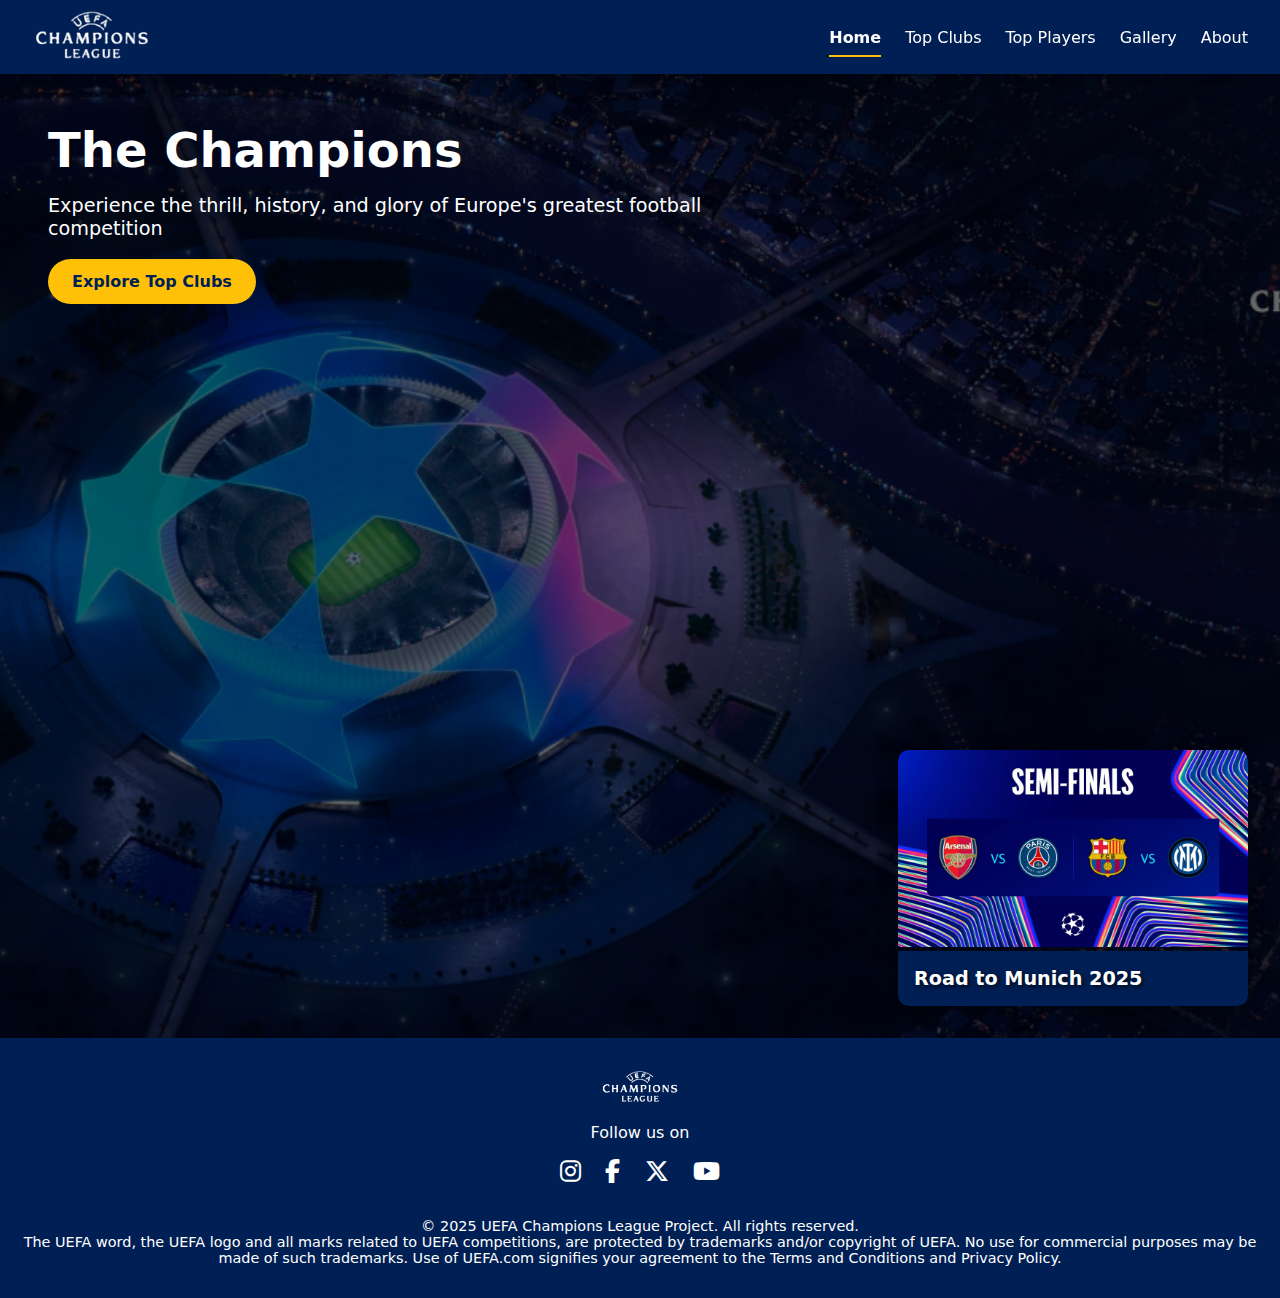
<file: ucl-website-main/index.html>
<!DOCTYPE html><!-- tells browser this is an html5 doc -->
<html lang="en">
<head>
    <meta charset="UTF-8"><!-- supports all characters encoding,esp emojis and is generally most used-->
    <title>Home | UEFA Champions League</title><!-- the title written in tab -->
    <link rel="shortcut icon" href="Images/Logo_UEFA_Champions_League.png"><!-- the link tag serves for the small image displayed on the tab-->
    <link rel="stylesheet" href="Home.css"><!-- links with external css file to index.html for style loading before content rendering -->
    <script src="home.js" defer></script><!-- links to the js source, defer attribute serves that after rendering and it load in parallel with the html but AFTER parsing then it executes -->
    <link rel="stylesheet" href="https://cdnjs.cloudflare.com/ajax/libs/font-awesome/6.5.0/css/all.min.css"><!--font -->
</head><!-- top section of the page -->
<body>
    <header>
        <div class="logo"><img src="Images/uefa.png" alt="Photo"></div>
        <nav class="navbar">
          <ul><!--unordered without numbers associated --><!-- li = list item-->
            <li><a href="index.html" class="active">Home</a></li><!--a is for internal links --><!-- class ACTIVE highlights current page in navigation -->
            <li><a href="Top Clubs.html">Top Clubs</a></li>
            <li><a href="players.html">Top Players</a></li>
            <li><a href="gallery.html">Gallery</a></li>
            <li><a href="About.html">About</a></li>
          </ul>
        </nav>
      </header>

      <div class="hero-banner"><!--the main window under header -->
       
        <div class="news-slideshow"><!-- the window that will have news conntent -->
            <div class="slideshow-container"><!--to be seen again -->
              <div class="slide fade">
                <img src="Images/semi-finals_web.webp" alt="News 1"><!-- in case image doesnt load,alt shows -->
                <p>Road to Munich 2025</p>
              </div>
              <div class="slide fade">
                <img src="Images/topscorer.png" alt="News 2">
                <p>2025 campaign's top scorers</p>
              </div>
              <div class="slide fade">
                <img src="Images/totw2.jpg" alt="News 3">
                <p>TOTW Quarter final second leg</p>
              </div>
            </div>
        </div><!--first div to create section within hero banner,2nd one  is the container which will have the DIVS that will slide-->

        <div class="hero-content">
          <h1>The Champions</h1>
          <p>Experience the thrill, history, and glory of Europe's greatest football competition</p>
          <a href="Top Clubs.html" class="hero-btn">Explore Top Clubs</a><!-- we havent used button as we havent made it event driven but just linked url -->
        </div>
      </div>
      
      <footer class="footer"><!-- footer start -->
        <div class="footer-content">
          <div class="footer-logo">
            <img src="Images/uefa.png" alt="UEFA Logo">
          </div>
          <div class="footer-links">
            <p>Follow us on</p>
            <div class="social-icons">
                <a href="https://www.instagram.com/championsleague/" target="_blank"><i class="fab fa-instagram"></i></a><!-- the target mode opens up a new tab -->
                <a href="https://www.facebook.com/ChampionsLeague/" target="_blank"><i class="fab fa-facebook-f"></i></a>
                <a href="https://x.com/championsleague" target="_blank"><i class="fab fa-x-twitter"></i></a>
                <a href="https://www.youtube.com/uefatv" target="_blank"><i class="fab fa-youtube"></i></a>
              </div>
              
          </div>
          <p class="footer-text">© 2025 UEFA Champions League Project. All rights reserved.</p>
          <p class="footer-text2">The UEFA word, the UEFA logo and all marks related to UEFA competitions, are protected by trademarks and/or copyright of UEFA. No use for commercial purposes may be made of such trademarks. Use of UEFA.com signifies your agreement to the Terms and Conditions and Privacy Policy.</p>
        </div>
      </footer>

</body>
</html>
</file>
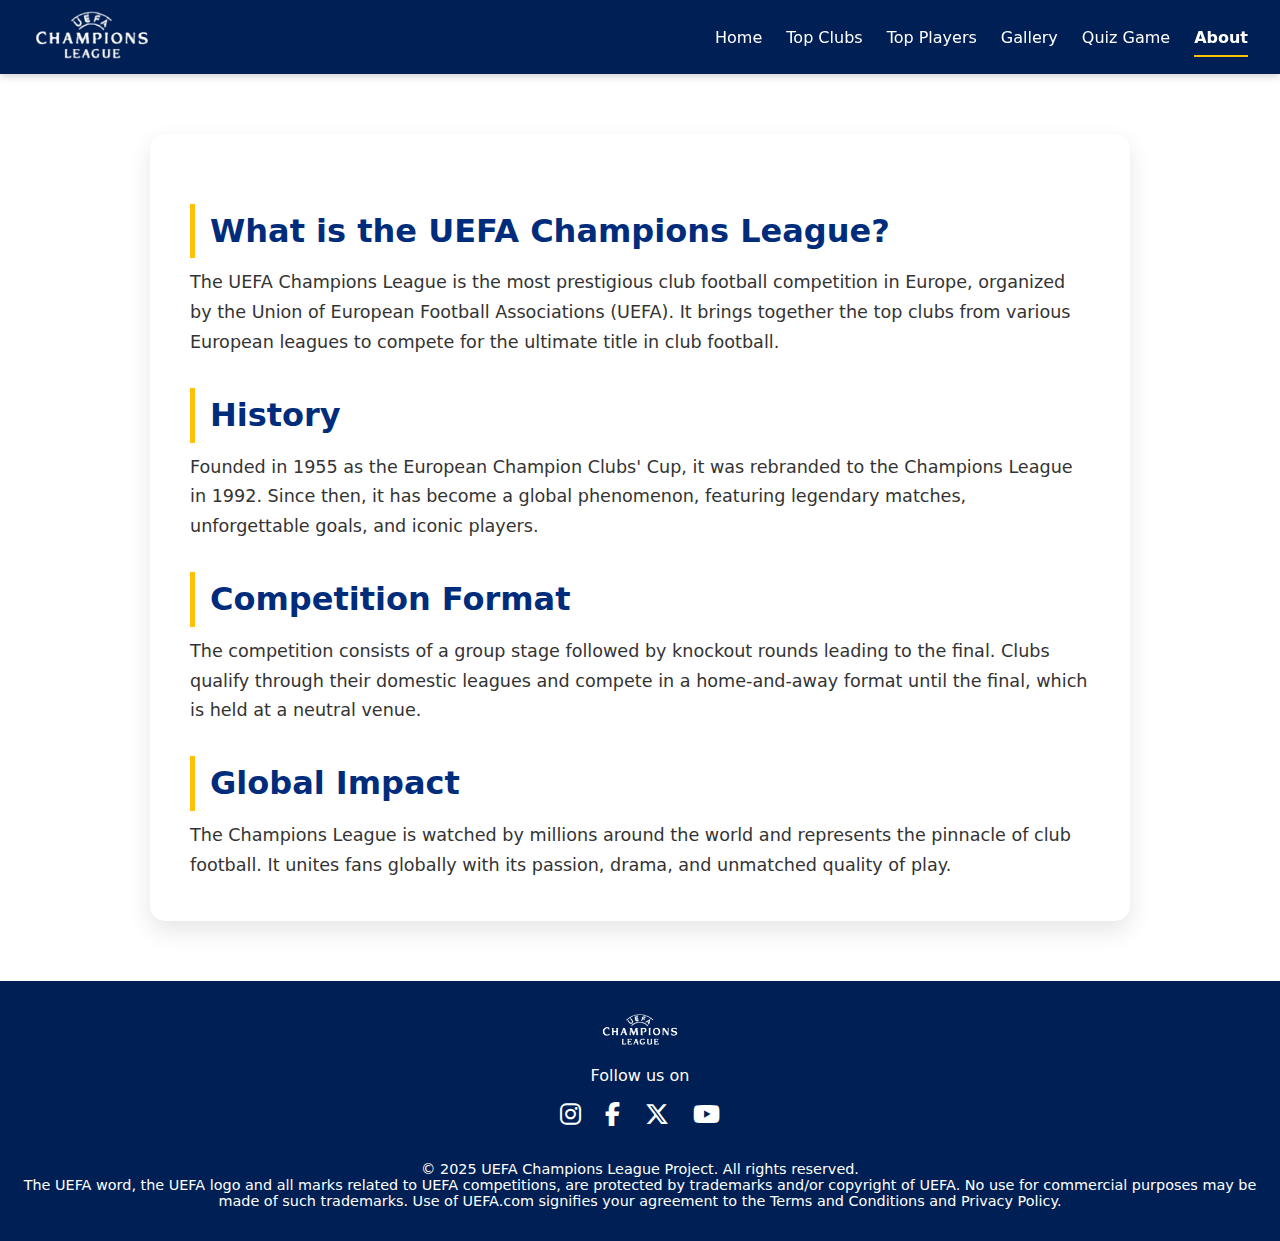
<file: ucl-website-main/About.html>
<!DOCTYPE html>
<html lang="en">
<head>
    <meta charset="UTF-8">
    <meta name="viewport" content="width=device-width, initial-scale=1.0">
    <title>About | UEFA Champions League</title>
    <link rel="shortcut icon" href="Images/Logo_UEFA_Champions_League.png" type="image/x-icon">
    <link rel="stylesheet" href="about.css">
    <link rel="stylesheet" href="Home.css">
    <link rel="stylesheet" href="https://cdnjs.cloudflare.com/ajax/libs/font-awesome/6.5.0/css/all.min.css">
</head>
<body>
    <header>
        <div class="logo"><img src="Images/uefa.png" alt="Photo"></div>
        <nav class="navbar">
          <ul>
            <li><a href="index.html">Home</a></li>
            <li><a href="Top Clubs.html">Top Clubs</a></li>
            <li><a href="players.html">Top Players</a></li>
            <li><a href="gallery.html">Gallery</a></li>
            <li><a href="quiz.html">Quiz Game</a></li>
            <li><a href="About.html" class="active">About</a></li>
          </ul>
        </nav>
      </header>
    
    <section class="about-section">
    <h2>What is the UEFA Champions League?</h2>
    <p>The UEFA Champions League is the most prestigious club football competition in Europe, organized by the Union of European Football Associations (UEFA). It brings together the top clubs from various European leagues to compete for the ultimate title in club football.       
    </p>
    <h2>History</h2>
    <p>Founded in 1955 as the European Champion Clubs' Cup, it was rebranded to the Champions League in 1992. Since then, it has become a global phenomenon, featuring legendary matches, unforgettable goals, and iconic players.
    </p>
    <h2>Competition Format</h2>
    <p>The competition consists of a group stage followed by knockout rounds leading to the final. Clubs qualify through their domestic leagues and compete in a home-and-away format until the final, which is held at a neutral venue.
    </p>
    <h2>Global Impact</h2>
    <p>The Champions League is watched by millions around the world and represents the pinnacle of club football. It unites fans globally with its passion, drama, and unmatched quality of play.
    </p>
     </section>
    
     <footer class="footer">
         <div class="footer-content">
            <div class="footer-logo">
             <img src="Images/uefa.png" alt="UEFA Logo">
            </div>
            <div class="footer-links">
                <p>Follow us on</p>
                <div class="social-icons">
            <a href="https://www.instagram.com/championsleague/" target="_blank"><i class="fab fa-instagram"></i></a>
            <a href="https://www.facebook.com/ChampionsLeague/" target="_blank"><i class="fab fa-facebook-f"></i></a>
            <a href="https://x.com/championsleague" target="_blank"><i class="fab fa-x-twitter"></i></a>
            <a href="https://www.youtube.com/uefatv" target="_blank"><i class="fab fa-youtube"></i></a>
                </div>
          
        </div>
      <p class="footer-text">© 2025 UEFA Champions League Project. All rights reserved.</p>
      <p class="footer-text2">The UEFA word, the UEFA logo and all marks related to UEFA competitions, are protected by trademarks and/or copyright of UEFA. No use for commercial purposes may be made of such trademarks. Use of UEFA.com signifies your agreement to the Terms and Conditions and Privacy Policy.</p>
    </div>
  </footer>
</body>
</html>
</file>
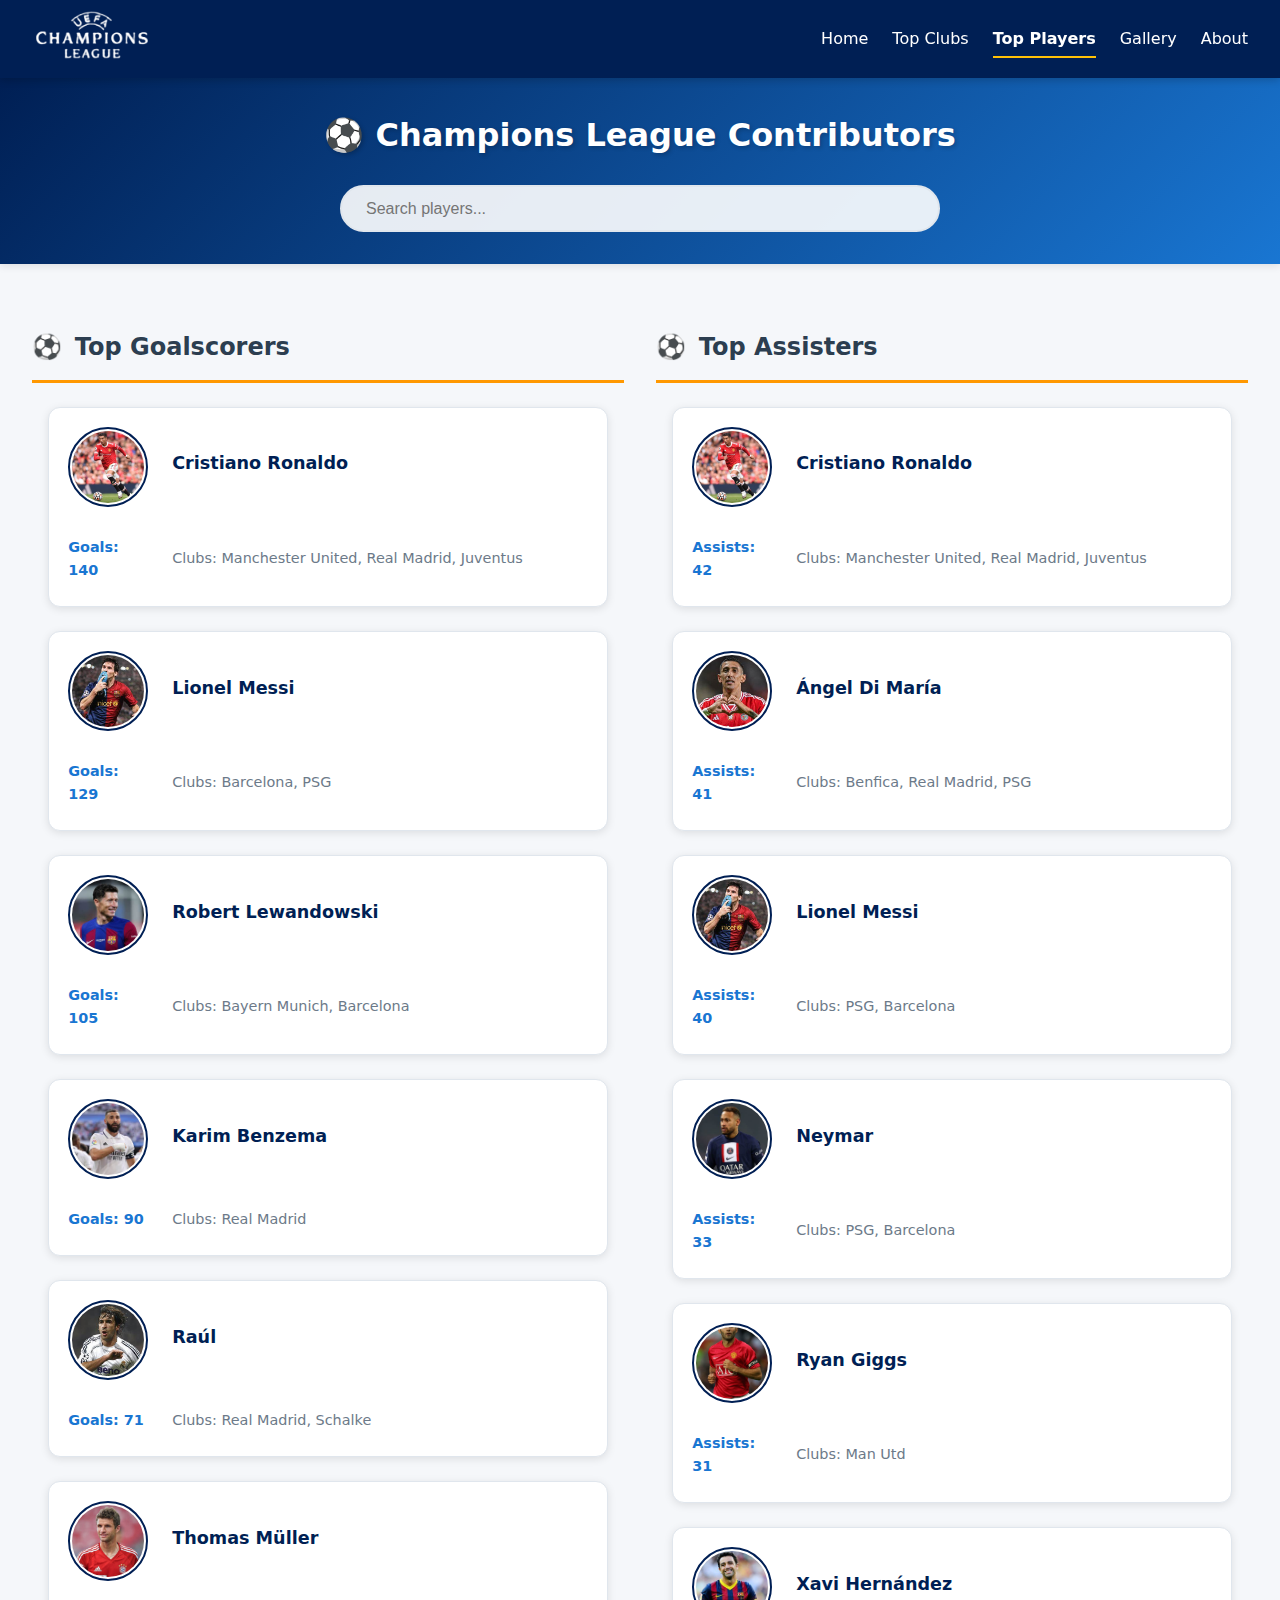
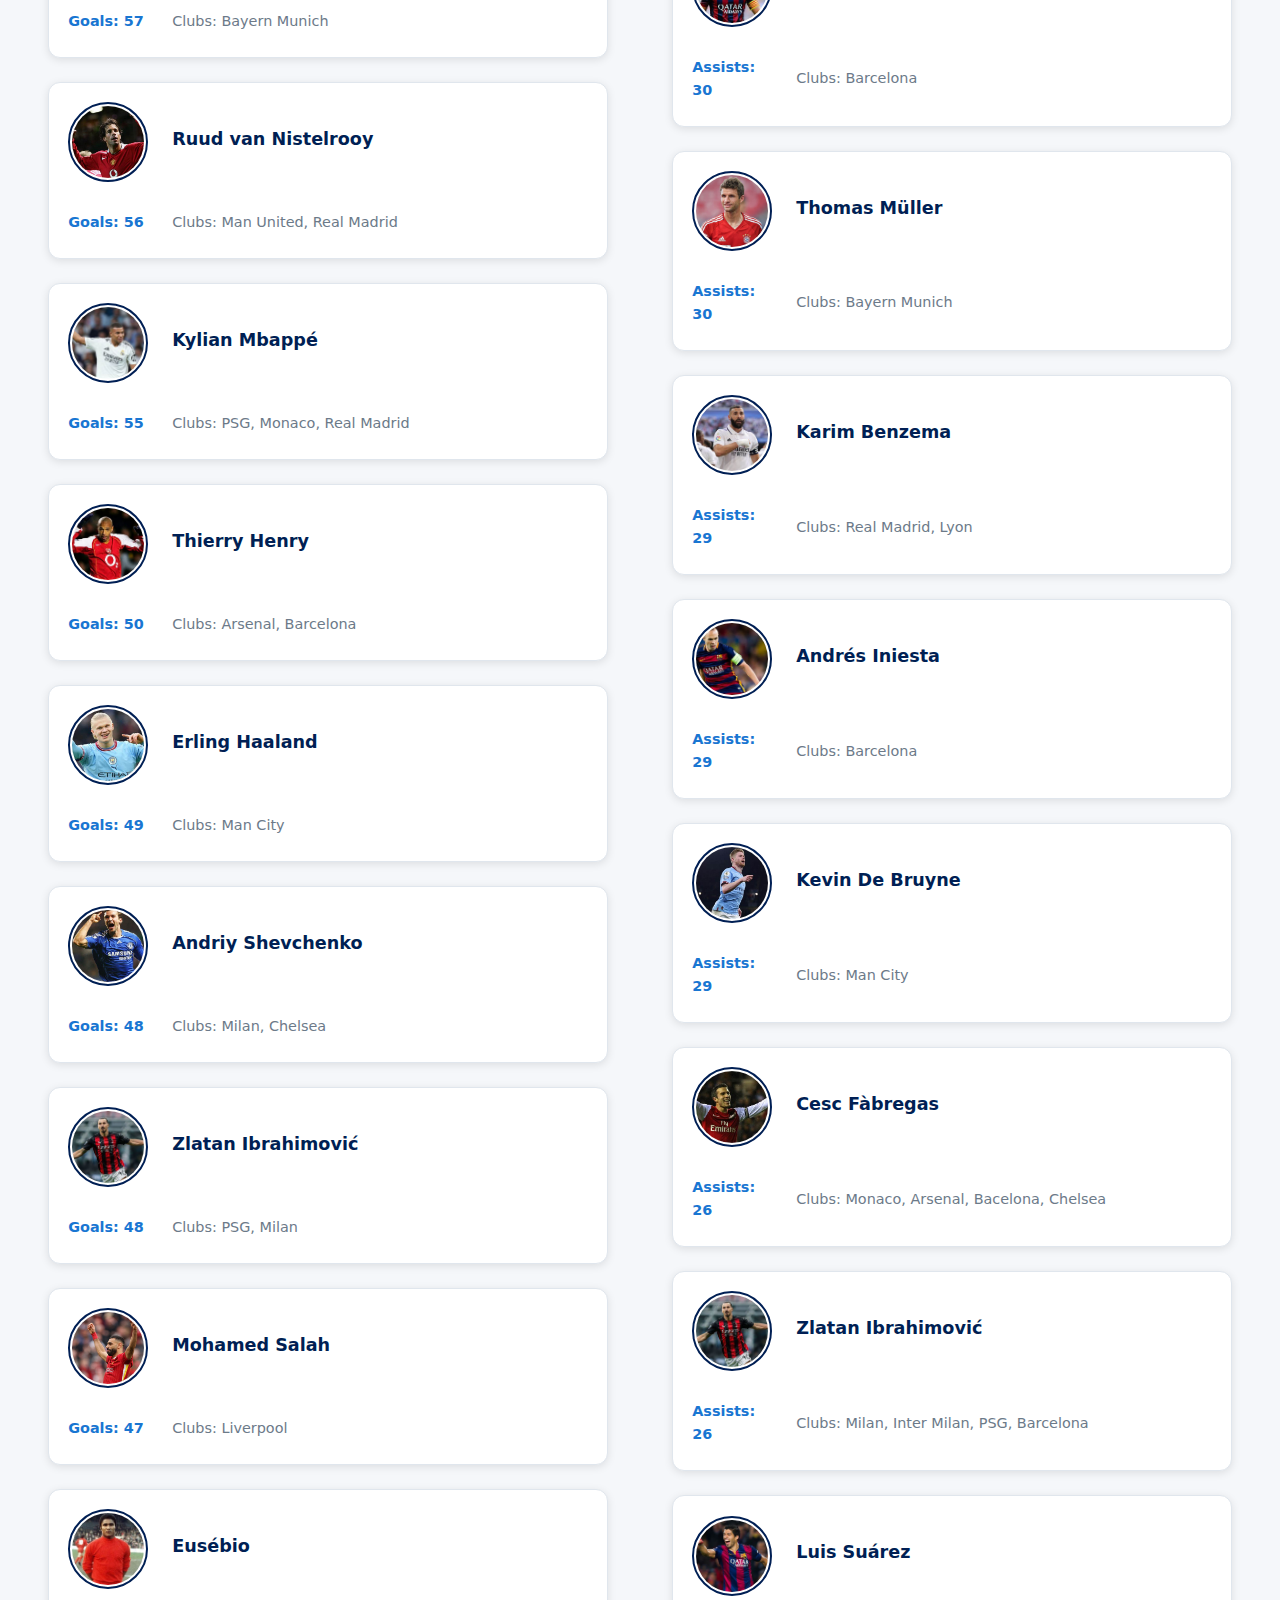
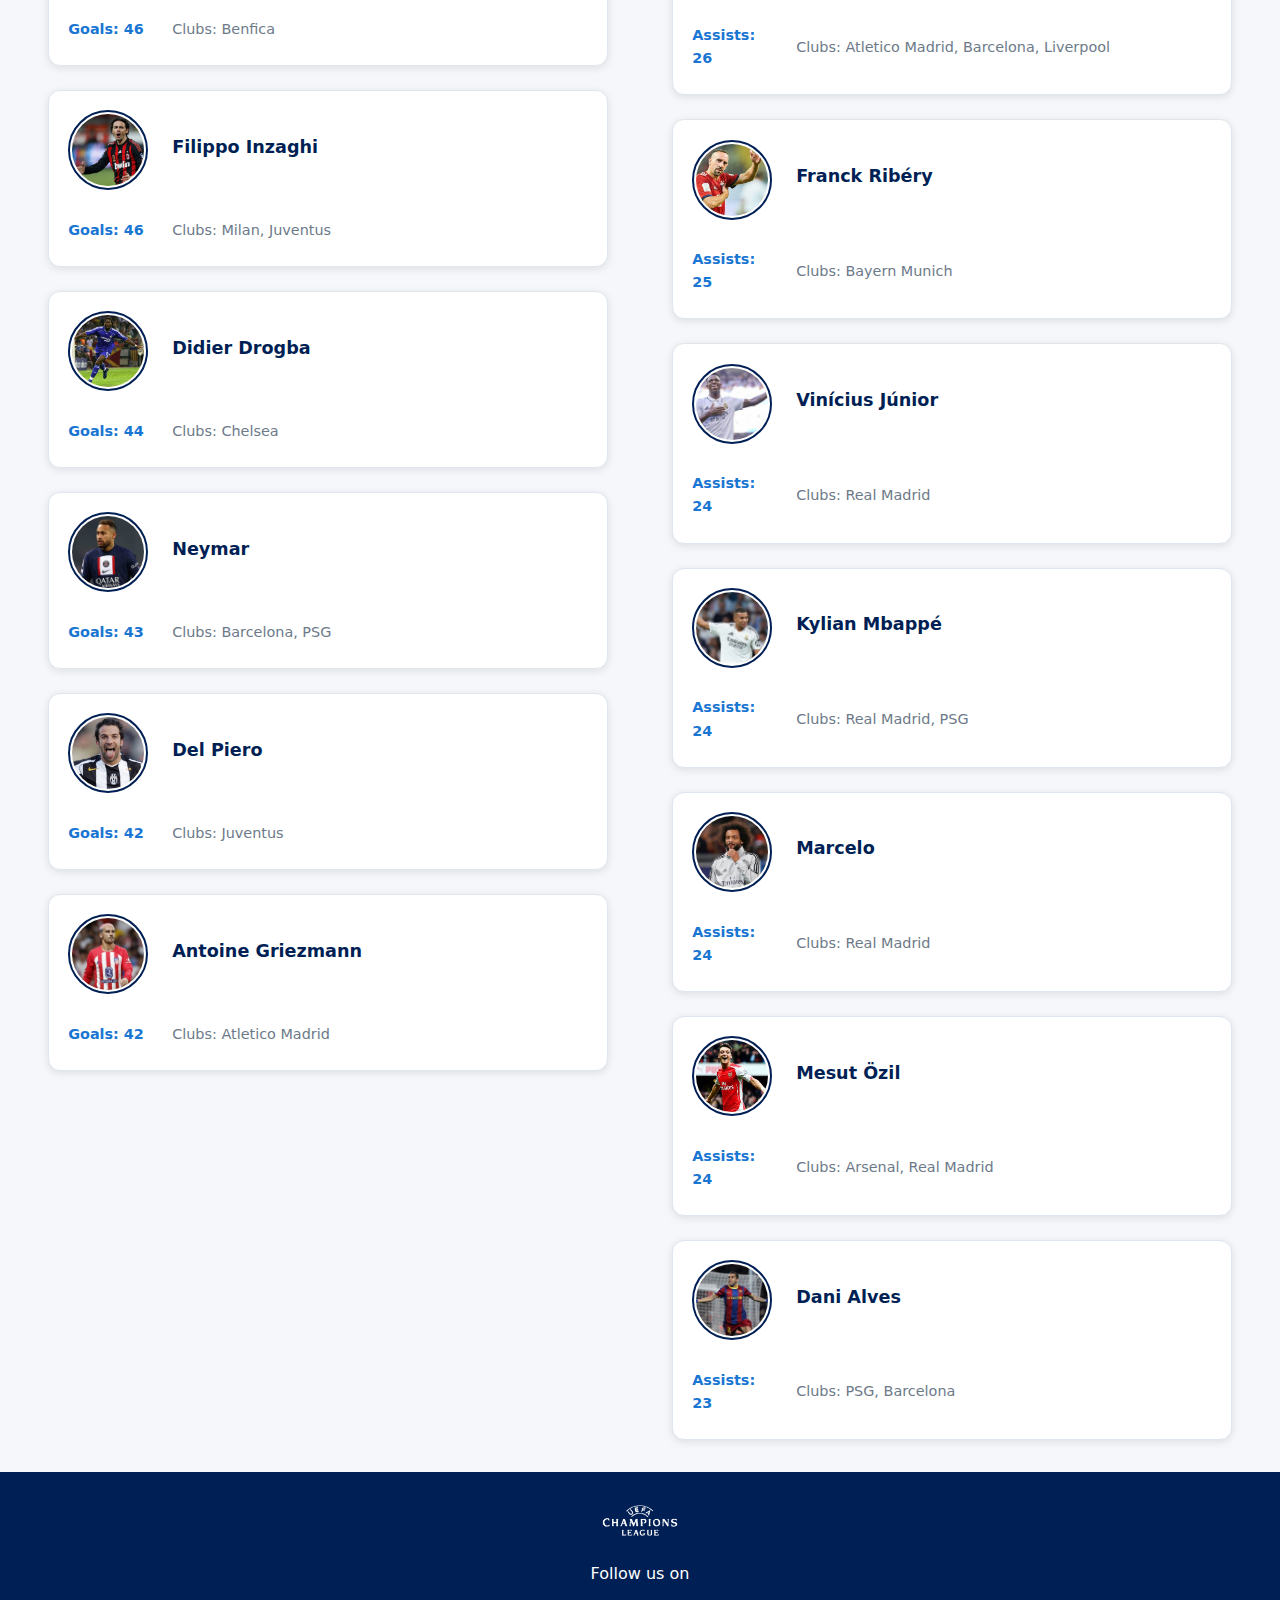
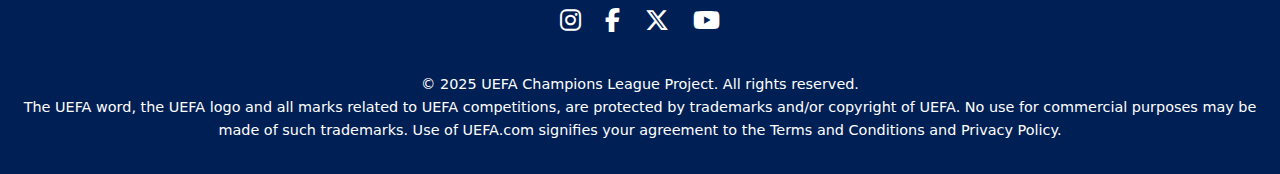
<file: ucl-website-main/players.html>
<!DOCTYPE html>
<html lang="en">
<head>
    <meta charset="UTF-8">
    <meta name="viewport" content="width=device-width, initial-scale=1.0">
    <link rel="shortcut icon" href="Images/Logo_UEFA_Champions_League.png" type="image/x-icon">
    <title>Top Players | UEFA Champions League</title>
    <link rel="stylesheet" href="players.css">
</head>
<body>
    
    <header>
        <div class="logo"><img src="Images/uefa.png" alt="Photo"></div>
        <nav class="navbar">
          <ul>
            <li><a href="index.html">Home</a></li>
            <li><a href="Top Clubs.html">Top Clubs</a></li>
            <li><a href="players.html" class="active">Top Players</a></li>
            <li><a href="gallery.html">Gallery</a></li>
            <li><a href="About.html">About</a></li>
          </ul>
        </nav>
      </header>
    <div class="header">
        <h1>⚽ Champions League Contributors</h1>
        <input type="text" id="searchBar" placeholder="Search players...">
    </div>
    
    <div class="container">
        <div>
            <h2 class="section-title">Top Goalscorers</h2>
            <div id="goalscorers" class="players-grid"></div>
        </div>
        <div>
            <h2 class="section-title">Top Assisters</h2>
            <div id="assisters" class="players-grid"></div>
        </div>
    </div>
    <footer class="footer">
        <div class="footer-content">
          <div class="footer-logo">
            <img src="Images/uefa.png" alt="UEFA Logo">
          </div>
          <div class="footer-links">
            <p>Follow us on</p>
            <div class="social-icons">
                <a href="https://www.instagram.com/championsleague/" target="_blank"><i class="fab fa-instagram"></i></a>
                <a href="https://www.facebook.com/ChampionsLeague/" target="_blank"><i class="fab fa-facebook-f"></i></a>
                <a href="https://x.com/championsleague" target="_blank"><i class="fab fa-x-twitter"></i></a>
                <a href="https://www.youtube.com/uefatv" target="_blank"><i class="fab fa-youtube"></i></a>
              </div>
              <link rel="stylesheet" href="https://cdnjs.cloudflare.com/ajax/libs/font-awesome/6.5.0/css/all.min.css">
          </div>
          <p class="footer-text">© 2025 UEFA Champions League Project. All rights reserved.</p>
          <p class="footer-text2">The UEFA word, the UEFA logo and all marks related to UEFA competitions, are protected by trademarks and/or copyright of UEFA. No use for commercial purposes may be made of such trademarks. Use of UEFA.com signifies your agreement to the Terms and Conditions and Privacy Policy.</p>
        </div>
      </footer>
    <script src="players.js"></script>
</body>
</html>
</file>
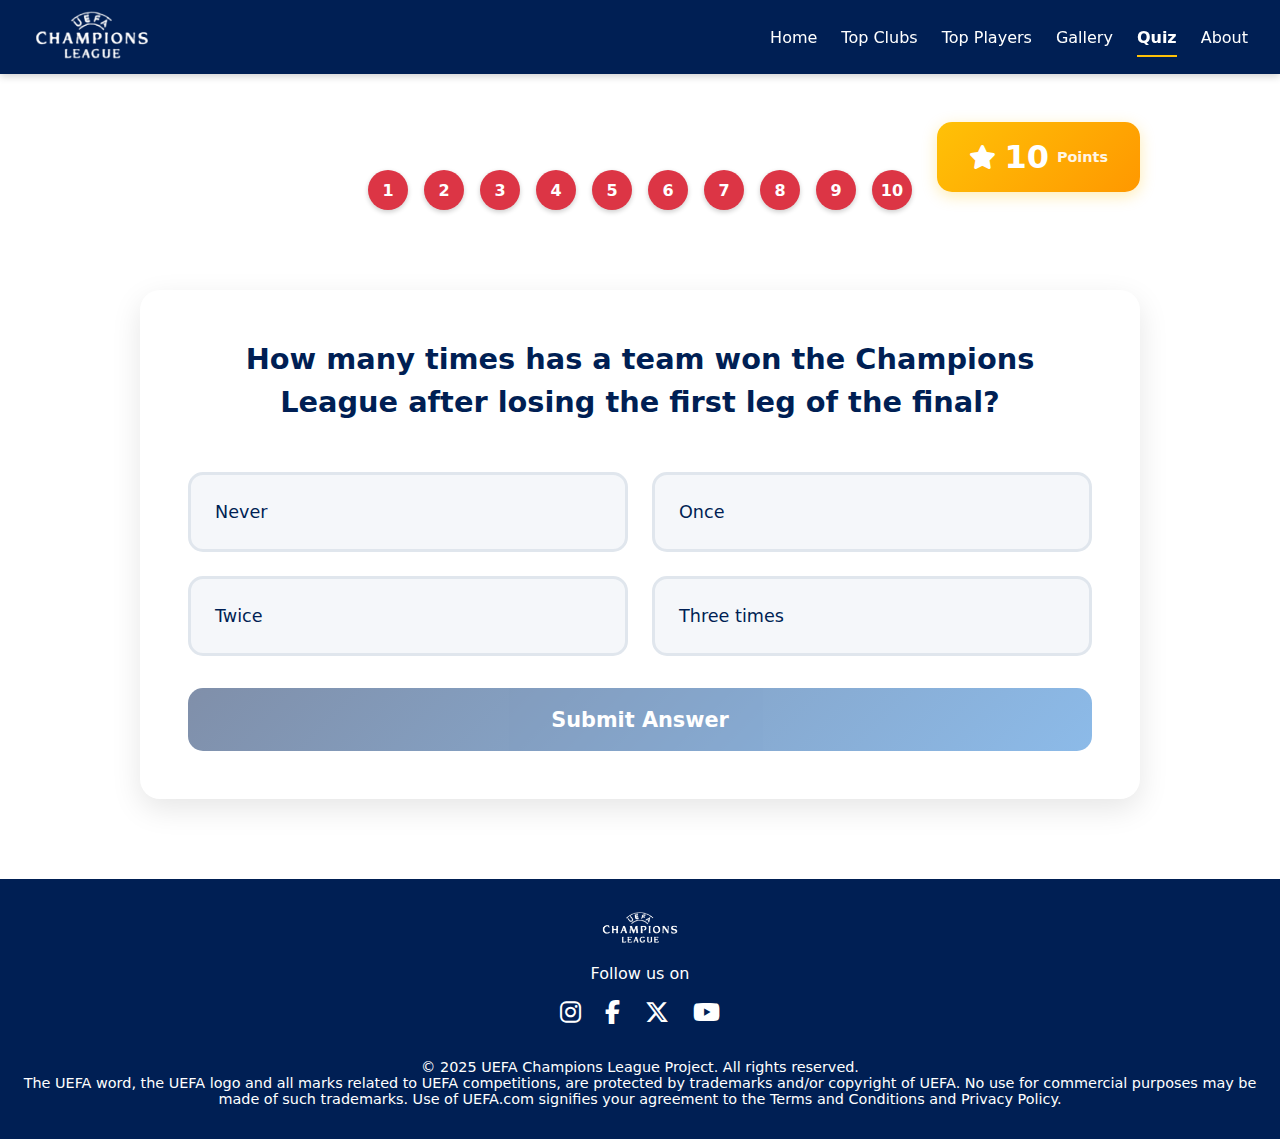
<file: ucl-website-main/quiz.html>
<!DOCTYPE html>
<html lang="en">
<head>
    <meta charset="UTF-8">
    <meta name="viewport" content="width=device-width, initial-scale=1.0">
    <title>Quiz | UEFA Champions League</title>
    <link rel="shortcut icon" href="Images/Logo_UEFA_Champions_League.png" type="image/x-icon">
    <link rel="stylesheet" href="Home.css">
    <link rel="stylesheet" href="quiz.css">
    <link rel="stylesheet" href="https://cdnjs.cloudflare.com/ajax/libs/font-awesome/6.5.0/css/all.min.css">
</head>
<body>
    <header>
        <div class="logo"><img src="Images/uefa.png" alt="Photo"></div>
        <nav class="navbar">
          <ul>
            <li><a href="index.html">Home</a></li>
            <li><a href="Top Clubs.html">Top Clubs</a></li>
            <li><a href="players.html">Top Players</a></li>
            <li><a href="gallery.html">Gallery</a></li>
            <li><a href="quiz.html" class="active">Quiz</a></li>
            <li><a href="About.html">About</a></li>
          </ul>
        </nav>
    </header>

    <div class="quiz-container">
        <!-- Points Tracker -->
        <div class="points-tracker">
            <div class="points-display">
                <i class="fas fa-star"></i>
                <span id="points">10</span><!--point loaded from js to id called points -->
                <span class="points-label">Points</span>
            </div>
        </div>

        <!-- Progress Circles -->
        <div class="progress-container">
            <div class="progress-circles" id="progressCircles">
                <!-- Will be populated by JavaScript -->
            </div>
        </div>

        <!-- Quiz Content -->
        <div class="quiz-content">
            <div class="question-container">
                <h2 id="question">Loading question...</h2>
            </div>

            <div class="answers-grid">
                <button class="answer-btn" data-answer="0"></button>
                <button class="answer-btn" data-answer="1"></button>
                <button class="answer-btn" data-answer="2"></button>
                <button class="answer-btn" data-answer="3"></button>
            </div>

            <button class="submit-btn" id="submitBtn" disabled>Submit Answer</button>
        </div>

        <!-- Game Over Modal -->
        <div class="modal" id="gameOverModal">
            <div class="modal-content">
                <h2 id="modalTitle">Game Over!</h2>
                <p id="modalMessage">You ran out of points!</p>
                <div class="modal-stats">
                    <p>Questions Answered: <span id="questionsAnswered">0</span>/10</p>
                    <p>Final Score: <span id="finalScore">0</span></p>
                </div>
                <button class="retry-btn" id="retryBtn">Try Again</button>
            </div>
        </div>

        <!-- Victory Modal -->
        <div class="modal" id="victoryModal">
            <div class="modal-content victory">
                <h2>🏆 Congratulations!</h2>
                <p>You've completed the quiz!</p>
                <div class="modal-stats">
                    <p>Questions Answered: <span id="victoryQuestionsAnswered">10</span>/10</p>
                    <p>Final Score: <span id="victoryScore">0</span></p>
                </div>
                <button class="retry-btn" id="victoryRetryBtn">Play Again</button>
            </div>
        </div>
    </div>

    <footer class="footer">
        <div class="footer-content">
            <div class="footer-logo">
                <img src="Images/uefa.png" alt="UEFA Logo">
            </div>
            <div class="footer-links">
                <p>Follow us on</p>
                <div class="social-icons">
                    <a href="https://www.instagram.com/championsleague/" target="_blank"><i class="fab fa-instagram"></i></a>
                    <a href="https://www.facebook.com/ChampionsLeague/" target="_blank"><i class="fab fa-facebook-f"></i></a>
                    <a href="https://x.com/championsleague" target="_blank"><i class="fab fa-x-twitter"></i></a>
                    <a href="https://www.youtube.com/uefatv" target="_blank"><i class="fab fa-youtube"></i></a>
                </div>
            </div>
            <p class="footer-text">© 2025 UEFA Champions League Project. All rights reserved.</p>
            <p class="footer-text2">The UEFA word, the UEFA logo and all marks related to UEFA competitions, are protected by trademarks and/or copyright of UEFA. No use for commercial purposes may be made of such trademarks. Use of UEFA.com signifies your agreement to the Terms and Conditions and Privacy Policy.</p>
        </div>
    </footer>

    <script src="quiz.js"></script>
</body>
</html>
</file>
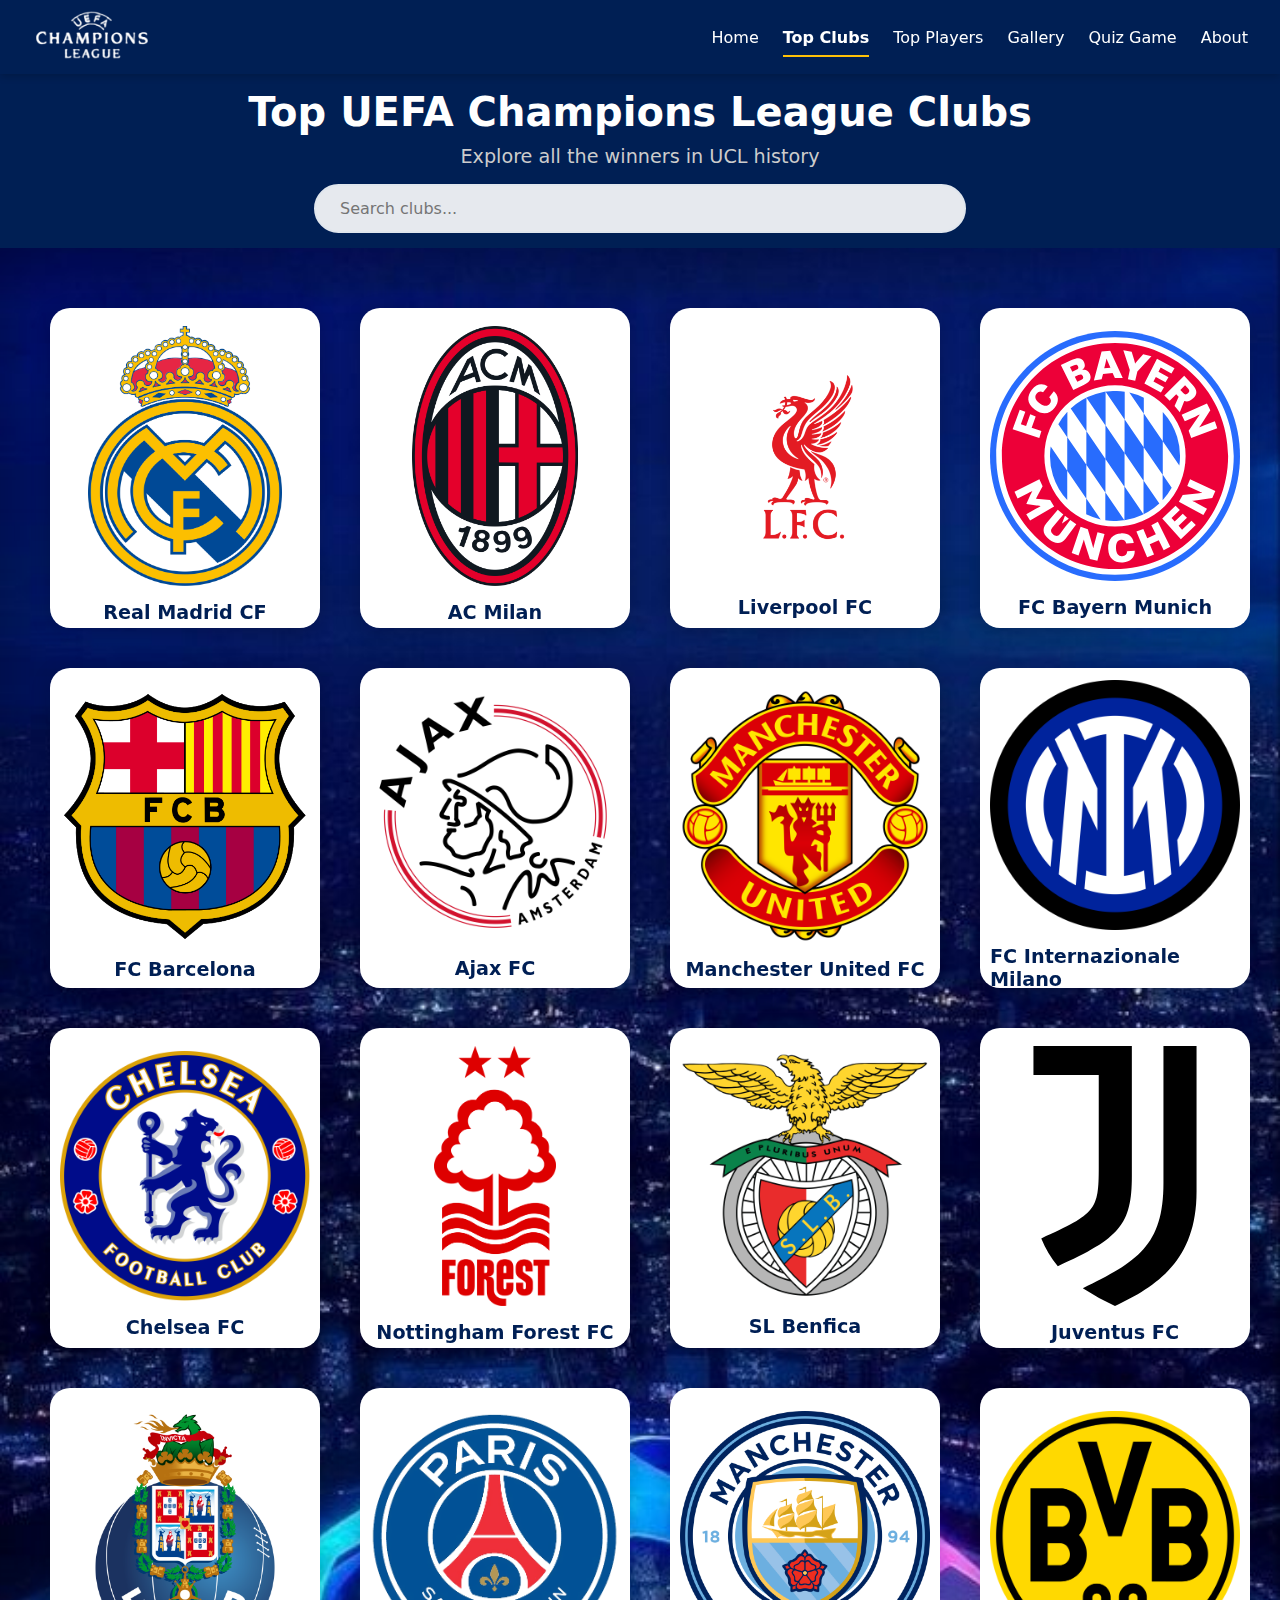
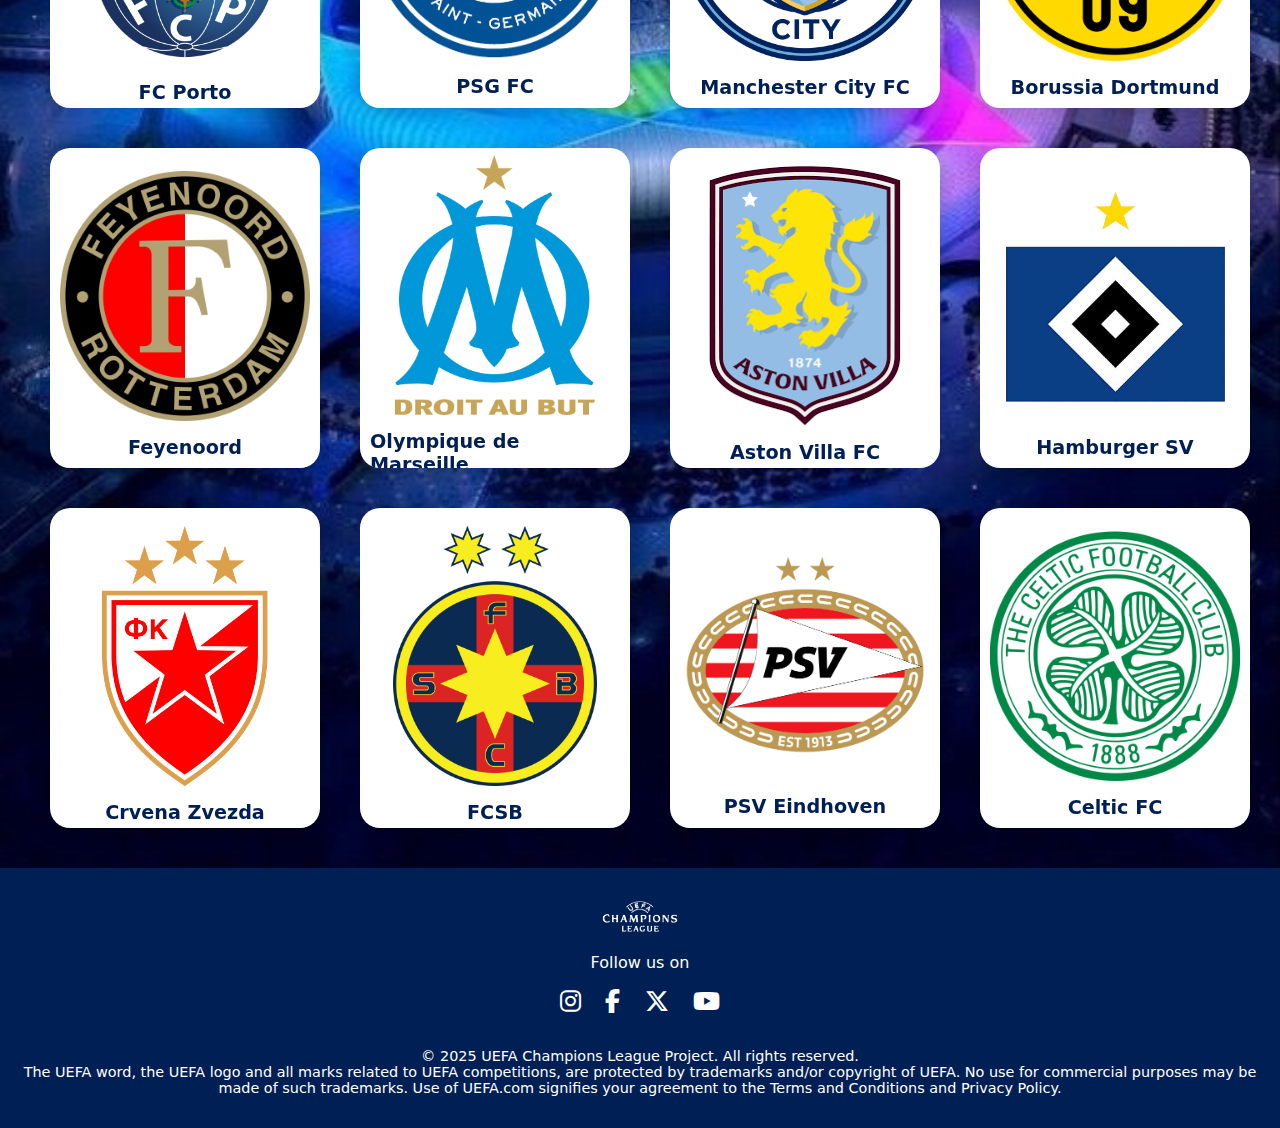
<file: ucl-website-main/Top Clubs.html>
<!DOCTYPE html>
<html lang="en">
<head>
    <meta charset="UTF-8">
    <title>Top Clubs | UEFA Champions League</title>
    <link rel="shortcut icon" href="Images/Logo_UEFA_Champions_League.png">
    <link rel="stylesheet" href="Home.css">
    <link rel="stylesheet" href="Top Clubs.css">
    <script src = "top_clubs.js" defer></script>
    <!-- add a search feature just like in top players -->
    <link rel="stylesheet" href="https://cdnjs.cloudflare.com/ajax/libs/font-awesome/6.5.0/css/all.min.css">
</head>
<body>
    <header>
        <div class="logo"><img src="Images/uefa.png" alt="Photo"></div>
        <nav class="navbar">
          <ul>
            <li><a href="index.html">Home</a></li>
            <li><a href="Top Clubs.html" class="active">Top Clubs</a></li>
            <li><a href="players.html">Top Players</a></li>
            <li><a href="gallery.html">Gallery</a></li>
            <li><a href="quiz.html">Quiz Game</a></li>
            <li><a href="About.html">About</a></li>
          </ul>
        </nav>
     </header>

      <div class="top-clubs-header">
        <h1>Top UEFA Champions League Clubs</h1>
        <p>Explore all the winners in UCL history</p>
        <input type="text" id="clubSearchBar" placeholder="Search clubs..." />
      </div>

      <div class="clubs-container">
        <div class="flip-card"><!-- this class has the flip method in css -->
          <div class="flip-card-inner">
            <!-- Front Side -->
            <div class="flip-card-front">
              <img src="Images/Real_Madrid_CF.svg.webp" alt="Real Madrid">
              <h3>Real Madrid CF</h3>
            </div>
            
            <!-- Back Side (Only Image) -->
            <div class="flip-card-back">
              <img src="Images/15.jpeg" alt="15"> <!-- Image only on back -->
            </div>
          </div>
        </div>
        
            <div class="flip-card">
              <div class="flip-card-inner">
                <!-- Front Side -->
                <div class="flip-card-front">
                  <img src="Images/Milan.webp" alt="Milan">
                  <h3>AC Milan</h3>
                </div>
                
                <!-- Back Side (Only Image) -->
                <div class="flip-card-back">
                  <img src="Images/7.webp" alt="7"> <!-- Image only on back -->
                </div>
              </div>
            </div>

            <div class="flip-card">
                <div class="flip-card-inner">
                  <!-- Front Side -->
                  <div class="flip-card-front">
                    <img src="Images/liverpool.png" alt="Liverpool">
                    <h3>Liverpool FC</h3>
                  </div>
                  
                  <!-- Back Side (Only Image) -->
                  <div class="flip-card-back">
                    <img src="Images/6.jpg" alt="6"> <!-- Image only on back -->
                  </div>
                </div>
              </div>

              <div class="flip-card">
                <div class="flip-card-inner">
                  <!-- Front Side -->
                  <div class="flip-card-front">
                    <img src="Images/FC_Bayern_München_logo_(2024).svg" alt="Bayern Munich">
                    <h3>FC Bayern Munich</h3>
                  </div>
                  
                  <!-- Back Side (Only Image) -->
                  <div class="flip-card-back">
                    <img src="Images/6.jpg" alt="6"> <!-- Image only on back -->
                  </div>
                </div>
              </div>

              <div class="flip-card">
                <div class="flip-card-inner">
                  <!-- Front Side -->
                  <div class="flip-card-front">
                    <img src="Images/FC_Barcelona_(crest).svg.png" alt="Barcelona">
                    <h3>FC Barcelona</h3>
                  </div>
                  
                  <!-- Back Side (Only Image) -->
                  <div class="flip-card-back">
                    <img src="Images/5.jpg" alt="5"> <!-- Image only on back -->
                  </div>
                </div>
              </div>

              <div class="flip-card">
                <div class="flip-card-inner">
                  <!-- Front Side -->
                  <div class="flip-card-front">
                    <img src="Images/Ajax_Amsterdam.svg.webp" alt="Ajax">
                    <h3>Ajax FC</h3>
                  </div>
                  
                  <!-- Back Side (Only Image) -->
                  <div class="flip-card-back">
                    <img src="Images/4.jpg" alt="4"> <!-- Image only on back -->
                  </div>
                </div>
              </div>

              <div class="flip-card">
                <div class="flip-card-inner">
                  <!-- Front Side -->
                  <div class="flip-card-front">
                    <img src="Images/Manchester_United_FC_crest.svg.png" alt="ManUTD">
                    <h3>Manchester United FC</h3>
                  </div>
                  
                  <!-- Back Side (Only Image) -->
                  <div class="flip-card-back">
                    <img src="Images/3.png" alt="3"> <!-- Image only on back -->
                  </div>
                </div>
              </div>

              <div class="flip-card">
                <div class="flip-card-inner">
                  <!-- Front Side -->
                  <div class="flip-card-front">
                    <img src="Images/inter.webp" alt="Inter">
                    <h3>FC Internazionale Milano</h3>
                  </div>
                  
                  <!-- Back Side (Only Image) -->
                  <div class="flip-card-back">
                    <img src="Images/3.png" alt="3"> <!-- Image only on back -->
                  </div>
                </div>
              </div>

              <div class="flip-card">
                <div class="flip-card-inner">
                  <!-- Front Side -->
                  <div class="flip-card-front">
                    <img src="Images/Chelsea_FC.svg.png" alt="Chelsea">
                    <h3>Chelsea FC</h3>
                  </div>
                  
                  <!-- Back Side (Only Image) -->
                  <div class="flip-card-back">
                    <img src="Images/2.png" alt="2"> <!-- Image only on back -->
                  </div>
                </div>
              </div>

              <div class="flip-card">
                <div class="flip-card-inner">
                  <!-- Front Side -->
                  <div class="flip-card-front">
                    <img src="Images/Nottingham_Forest_F.C._logo.svg.png" alt="Nottingham Forest">
                    <h3>Nottingham Forest FC</h3>
                  </div>
                  
                  <!-- Back Side (Only Image) -->
                  <div class="flip-card-back">
                    <img src="Images/2.png" alt="2"> <!-- Image only on back -->
                  </div>
                </div>
              </div>

              <div class="flip-card">
                <div class="flip-card-inner">
                  <!-- Front Side -->
                  <div class="flip-card-front">
                    <img src="Images/SL_Benfica_logo.svg.png" alt="Benfica">
                    <h3>SL Benfica</h3>
                  </div>
                  
                  <!-- Back Side (Only Image) -->
                  <div class="flip-card-back">
                    <img src="Images/2.png" alt="2"> <!-- Image only on back -->
                  </div>
                </div>
              </div>

              <div class="flip-card">
                <div class="flip-card-inner">
                  <!-- Front Side -->
                  <div class="flip-card-front">
                    <img src="Images/Juventus_FC_-_logo_black_(Italy,_2020).svg" alt="Juventus">
                    <h3>Juventus FC</h3>
                  </div>
                  
                  <!-- Back Side (Only Image) -->
                  <div class="flip-card-back">
                    <img src="Images/2.png" alt="2"> <!-- Image only on back -->
                  </div>
                </div>
              </div>

              <div class="flip-card">
                <div class="flip-card-inner">
                  <!-- Front Side -->
                  <div class="flip-card-front">
                    <img src="Images/FC_Porto.svg.png" alt="Porto">
                    <h3>FC Porto</h3>
                  </div>
                  
                  <!-- Back Side (Only Image) -->
                  <div class="flip-card-back">
                    <img src="Images/2.png" alt="2"> <!-- Image only on back -->
                  </div>
                </div>
              </div>

              <div class="flip-card">
                <div class="flip-card-inner">
                  <!-- Front Side -->
                  <div class="flip-card-front">
                    <img src="Images/PSG_FC.png" alt="PSG">
                    <h3>PSG FC</h3>
                  </div>
                  
                  <!-- Back Side (Only Image) -->
                  <div class="flip-card-back">
                    <img src="Images/1.png" alt="1"> <!-- Image only on back -->
                  </div>
                </div>
              </div>

              <div class="flip-card">
                <div class="flip-card-inner">
                  <!-- Front Side -->
                  <div class="flip-card-front">
                    <img src="Images/Manchester_City_FC_badge.svg.png" alt="Manchester City">
                    <h3>Manchester City FC</h3>
                  </div>
                  
                  <!-- Back Side (Only Image) -->
                  <div class="flip-card-back">
                    <img src="Images/1.png" alt="1"> <!-- Image only on back -->
                  </div>
                </div>
              </div>

              <div class="flip-card">
                <div class="flip-card-inner">
                  <!-- Front Side -->
                  <div class="flip-card-front">
                    <img src="Images/Borussia_Dortmund_logo.svg.webp" alt="Borussia Dortmund">
                    <h3>Borussia Dortmund</h3>
                  </div>
                  
                  <!-- Back Side (Only Image) -->
                  <div class="flip-card-back">
                    <img src="Images/1.png" alt="1"> <!-- Image only on back -->
                  </div>
                </div>
              </div>

              <div class="flip-card">
                <div class="flip-card-inner">
                  <!-- Front Side -->
                  <div class="flip-card-front">
                    <img src="Images/Feyenoord_logo_since_2024.svg.png" alt="Feyenoord">
                    <h3>Feyenoord</h3>
                  </div>
                  
                  <!-- Back Side (Only Image) -->
                  <div class="flip-card-back">
                    <img src="Images/1.png" alt="1"> <!-- Image only on back -->
                  </div>
                </div>
              </div>

              <div class="flip-card">
                <div class="flip-card-inner">
                  <!-- Front Side -->
                  <div class="flip-card-front">
                    <img src="Images/Olympique_Marseille_logo.svg.png" alt="Olympique de Marseille">
                    <h3>Olympique de Marseille</h3>
                  </div>
                  
                  <!-- Back Side (Only Image) -->
                  <div class="flip-card-back">
                    <img src="Images/1.png" alt="1"> <!-- Image only on back -->
                  </div>
                </div>
              </div>

              <div class="flip-card">
                <div class="flip-card-inner">
                  <!-- Front Side -->
                  <div class="flip-card-front">
                    <img src="Images/astonvilla.png" alt="Aston Villa">
                    <h3>Aston Villa FC</h3>
                  </div>
                  
                  <!-- Back Side (Only Image) -->
                  <div class="flip-card-back">
                    <img src="Images/1.png" alt="1"> <!-- Image only on back -->
                  </div>
                </div>
              </div>

              <div class="flip-card">
                <div class="flip-card-inner">
                  <!-- Front Side -->
                  <div class="flip-card-front">
                    <img src="Images/hamburg sv.png" alt="Hamburger">
                    <h3>Hamburger SV</h3>
                  </div>
                  
                  <!-- Back Side (Only Image) -->
                  <div class="flip-card-back">
                    <img src="Images/1.png" alt="1"> <!-- Image only on back -->
                  </div>
                </div>
              </div>

              <div class="flip-card">
                <div class="flip-card-inner">
                  <!-- Front Side -->
                  <div class="flip-card-front">
                    <img src="Images/Red_Star_Belgrade_crest.svg.png" alt="Crvena">
                    <h3>Crvena Zvezda</h3>
                  </div>
                  
                  <!-- Back Side (Only Image) -->
                  <div class="flip-card-back">
                    <img src="Images/1.png" alt="1"> <!-- Image only on back -->
                  </div>
                </div>
              </div>

              <div class="flip-card">
                <div class="flip-card-inner">
                  <!-- Front Side -->
                  <div class="flip-card-front">
                    <img src="Images/Fcsb-logo.svg.png" alt="FCSB">
                    <h3>FCSB</h3>
                  </div>
                  
                  <!-- Back Side (Only Image) -->
                  <div class="flip-card-back">
                    <img src="Images/1.png" alt="1"> <!-- Image only on back -->
                  </div>
                </div>
              </div>

              <div class="flip-card">
                <div class="flip-card-inner">
                  <!-- Front Side -->
                  <div class="flip-card-front">
                    <img src="Images/PSV_Eindhoven.svg.png" alt="PSV">
                    <h3>PSV Eindhoven</h3>
                  </div>
                  
                  <!-- Back Side (Only Image) -->
                  <div class="flip-card-back">
                    <img src="Images/1.png" alt="1"> <!-- Image only on back -->
                  </div>
                </div>
              </div>

              <div class="flip-card">
                <div class="flip-card-inner">
                  <!-- Front Side -->
                  <div class="flip-card-front">
                    <img src="Images/Celtic_FC_crest.svg.png" alt="Celtic">
                    <h3>Celtic FC</h3>
                  </div>
                  
                  <!-- Back Side (Only Image) -->
                  <div class="flip-card-back">
                    <img src="Images/1.png" alt="1"> <!-- Image only on back -->
                  </div>
                </div>
              </div>
        <!-- Add more clubs here -->
      </div>
      
      <footer class="footer">
        <div class="footer-content">
          <div class="footer-logo">
            <img src="Images/uefa.png" alt="UEFA Logo">
          </div>
          <div class="footer-links">
            <p>Follow us on</p>
            <div class="social-icons">
                <a href="https://www.instagram.com/championsleague/" target="_blank"><i class="fab fa-instagram"></i></a>
                <a href="https://www.facebook.com/ChampionsLeague/" target="_blank"><i class="fab fa-facebook-f"></i></a>
                <a href="https://x.com/championsleague" target="_blank"><i class="fab fa-x-twitter"></i></a>
                <a href="https://www.youtube.com/uefatv" target="_blank"><i class="fab fa-youtube"></i></a>
              </div>
              
          </div>
          <p class="footer-text">© 2025 UEFA Champions League Project. All rights reserved.</p>
          <p class="footer-text2">The UEFA word, the UEFA logo and all marks related to UEFA competitions, are protected by trademarks and/or copyright of UEFA. No use for commercial purposes may be made of such trademarks. Use of UEFA.com signifies your agreement to the Terms and Conditions and Privacy Policy.</p>
        </div>
      </footer>

</body>
</html>
</file>
<file: ucl-website-main/about.css>
/* General About Section Styling */
.about-section {
    max-width: 900px;
    margin: 60px auto;
    padding: 40px;
    background-color: #ffffff;
    border-radius: 15px;
    box-shadow: 0 10px 25px rgba(0, 0, 0, 0.1);
    font-family: 'Segoe UI', Tahoma, Geneva, Verdana, sans-serif;
    color: #001f54;
    line-height: 1.7;
  }
  
  /* Headings */
  .about-section h2 {
    font-size: 2rem;
    margin-top: 30px;
    color: #002c7c;
    border-left: 5px solid #ffc107;
    padding-left: 15px;
  }
  
  /* Paragraphs */
  .about-section p {
    font-size: 1.1rem;
    margin-top: 10px;
    color: #333;
  }
  
  /* Optional: Add responsive tweaks */
  @media (max-width: 768px) {
    .about-section {
      padding: 20px;
    }
  
    .about-section h2 {
      font-size: 1.5rem;
    }
  
    .about-section p {
      font-size: 1rem;
    }
  }
</file>
<file: ucl-website-main/players.css>
/* Modern Split-Screen Layout */
:root {
    --primary-color: #001f54;
    --secondary-color: #1976d2;
    --accent-color: #ff9800;
    --text-color: #2c3e50;
    --light-text: #6c7a89;
    --background: #f5f7fa;
    --card-bg: #ffffff;
    --border-radius: 12px;
    --shadow-sm: 0 2px 8px rgba(0, 0, 0, 0.1);
    --transition: all 0.3s ease;
  }
  
  * {
    box-sizing: border-box;
    margin: 0;
    padding: 0;
  }
  
  body {
    font-family: 'Poppins', system-ui, -apple-system, sans-serif;
    background: var(--background);
    color: var(--text-color);
    line-height: 1.6;
  }
  
  .header {
    text-align: center;
    padding: 2rem 1rem;
    background: linear-gradient(135deg, var(--primary-color), var(--secondary-color));
    color: white;
    box-shadow: var(--shadow-sm);
    margin-bottom: 2rem;
  }
  
  .header h1 {
    font-size: 2rem;
    margin-bottom: 1.5rem;
    text-shadow: 2px 2px 4px rgba(0, 0, 0, 0.2);
  }
  
  .container {
    display: grid;
    grid-template-columns: 1fr 1fr;
    gap: 2rem;
    max-width: 1600px;
    margin: 0 auto;
    padding: 2rem 2rem;
  }
  
  .players-grid {
    display: grid;
    gap: 1.5rem;
    padding: 0 1rem;
  }
  
  .section-title {
    color: var(--text-color);
    margin-bottom: 1.5rem;
    padding-bottom: 0.8rem;
    border-bottom: 3px solid var(--accent-color);
    position: relative;
    font-size: 1.5rem;
  }
  
  .section-title::before {
    content: "⚽";
    margin-right: 0.8rem;
  }
  
  #assisters .section-title::before {
    content: "🎯";
  }
  
  /* Player Card Styling */
  .player-card {
    display: grid;
    grid-template-columns: 80px 1fr;
    gap: 1.5rem;
    align-items: center;
    background: var(--card-bg);
    padding: 1.2rem;
    border-radius: var(--border-radius);
    box-shadow: var(--shadow-sm);
    transition: var(--transition);
    border: 1px solid #e0e6ed;
  }
  
  .player-card:hover {
    transform: translateY(-5px);
    box-shadow: 0 6px 16px rgba(12, 75, 147, 0.15);
  }
  
  .player-card img {
    width: 100%;
    height: 80px;
    object-fit: cover;
    border-radius: 50%;
    border: 2px solid var(--primary-color);
    padding: 2px;
    transition: var(--transition);
  }
  
  .player-card:hover img {
    border-color: var(--accent-color);
    transform: scale(1.05);
  }
  
  .player-card h3 {
    color: var(--primary-color);
    margin-bottom: 0.4rem;
    font-size: 1.1rem;
  }
  
  .player-card p {
    color: var(--light-text);
    margin: 0.3rem 0;
    font-size: 0.9rem;
  }
  
  .player-card p:first-of-type {
    color: var(--secondary-color);
    font-weight: 600;
  }
  
  /* Search Bar Styling */
  #searchBar {
    width: 100%;
    max-width: 600px;
    padding: 0.8rem 1.5rem;
    border: 2px solid #e0e6ed;
    border-radius: 30px;
    font-size: 1rem;
    transition: var(--transition);
    background: rgba(255, 255, 255, 0.9);
  }
  
  #searchBar:focus {
    border-color: var(--secondary-color);
    box-shadow: 0 0 0 4px rgba(25, 118, 210, 0.2);
    outline: none;
  }
  
  /* Responsive Design */
  @media (max-width: 1200px) {
    .container {
      grid-template-columns: 1fr;
      gap: 3rem;
    }
    
    .players-grid {
      padding: 0;
    }
  }
  
  @media (max-width: 768px) {
    .player-card {
      grid-template-columns: 60px 1fr;
      gap: 1rem;
      padding: 1rem;
    }
    
    .player-card img {
      height: 60px;
    }
    
    .section-title {
      font-size: 1.3rem;
    }
  }
  
  @media (max-width: 480px) {
    .container {
      padding: 0 1rem;
    }
    
    .player-card {
      grid-template-columns: 1fr;
      text-align: center;
    }
    
    .player-card img {
      width: 70px;
      height: 70px;
      margin: 0 auto;
    }
  }
  
  /* Dark Mode */
  @media (prefers-color-scheme: dark) {
    :root {
      --primary-color: #64b5f6;
      --secondary-color: #90caf9;
      --text-color: #e0e6ed;
      --light-text: #a0aec0;
      --background: #121212;
      --card-bg: #1e1e1e;
    }
    
    .player-card {
      border-color: #333;
    }
    
    #searchBar {
      background: #2d2d2d;
      border-color: #444;
      color: white;
    }
    
    .header {
      background: linear-gradient(135deg, #1a237e, #0d47a1);
    }
  }
  /* === Header Container === */
header {
    background-color: #001f54;
    color: white;
    padding: 10px 32px;
    display: flex;
    justify-content: space-between;
    align-items: center;
    box-shadow: 0 2px 8px rgba(0, 0, 0, 0.2);
    position: sticky;
    top: 0;
    z-index: 1000;
  }
  
  /* === Logo Styling === */
  .logo img {
    height: 50px; /* adjust size as needed */
    width: auto;
  }
  
  /* === Navigation === */
  .navbar ul {
    list-style: none;
    display: flex;
    gap: 1.5rem;
    margin: 0;
    padding: 0;
  }
  
  .navbar a {
    text-decoration: none;
    color: white;
    font-weight: 500;
    padding: 0.5rem 0;
    position: relative;
    transition: color 0.3s ease;
  }
  
  .navbar a::after {
    content: '';
    position: absolute;
    left: 0;
    bottom: 0;
    height: 2px;
    width: 0%;
    background-color: #ffc107;
    transition: width 0.3s;
  }
  
  .navbar a:hover::after {
    width: 100%;
  }
  
  .navbar a.active {
    border-bottom: 2px solid #ffc107;
    font-weight: bold;
  }
  
  /* === Responsive for Small Screens === */
  @media (max-width: 768px) {
    header {
      flex-direction: column;
      align-items: flex-start;
    }
  
    .navbar ul {
      flex-direction: column;
      gap: 1rem;
      margin-top: 1rem;
    }
  
    .logo img {
      height: 40px;
    }
  }
  .footer {
    background-color: #001f54;
    color: white;
    padding: 2rem 1rem;
    text-align: center;
    margin-top: 0;
  }
  
  .footer-content {
    display: flex;
    flex-direction: column;
    align-items: center;
  }
  
  .footer-logo img {
    width: 80px;
    margin-bottom: 0;
  }
  
  .footer-links {
    margin: 1rem 0;
  }
  
  .footer-links a {
    color: white;
    margin: 0 0.8rem;
    text-decoration: none;
    font-weight: 500;
    transition: color 0.3s ease;
  }
  
  .footer-links a:hover {
    color: #ffc107;
  }
  
  .footer-text {
    font-size: 0.9rem;
    margin-top: 1rem;
  }

  .footer-text2 {
    font-size: 0.9rem;
    margin-top: 0;
  }
  
  .social-icons {
    margin-top: 1rem;
  }
  
  .social-icons a {
    color: white;
    font-size: 1.5rem;
    margin: 0 0.6rem;
    text-decoration: none;
    transition: color 0.3s ease;
  }
  
  .social-icons a:hover {
    color: #ffc107; /* Gold on hover */
  }
</file>
<file: ucl-website-main/quiz.css>
/* Quiz Container */
.quiz-container {
    max-width: 1000px;
    margin: 3rem auto;
    padding: 2rem;
    position: relative;
    min-height: 70vh;
}

/* Points Tracker */
.points-tracker {
    position: absolute;
    top: 0;
    right: 2rem;
    background: linear-gradient(135deg, #ffc107, #ff9800);
    padding: 1rem 2rem;
    border-radius: 15px;
    box-shadow: 0 4px 15px rgba(255, 193, 7, 0.3);
    z-index: 100;
}

.points-display {
    display: flex;
    align-items: center;
    gap: 0.5rem;
    color: white;
    font-weight: bold;
}

.points-display i {
    font-size: 1.5rem;
}

.points-display #points {
    font-size: 2rem;
    font-weight: 700;
}

.points-label {
    font-size: 0.9rem;
    opacity: 0.9;
}

/* Progress Circles */
.progress-container {
    margin-bottom: 3rem;
    padding-top: 1rem;
}

.progress-circles {
    display: flex;
    justify-content: center;
    gap: 1rem;
    flex-wrap: wrap;
}

.progress-circle {
    width: 40px;
    height: 40px;
    border-radius: 50%;
    background-color: #dc3545;
    display: flex;
    align-items: center;
    justify-content: center;
    color: white;
    font-weight: bold;
    transition: all 0.3s ease;
    box-shadow: 0 2px 5px rgba(0, 0, 0, 0.2);
}

.progress-circle.completed {
    background-color: #28a745;
    transform: scale(1.1);
}

/* Quiz Content */
.quiz-content {
    background: white;
    padding: 3rem;
    border-radius: 20px;
    box-shadow: 0 10px 30px rgba(0, 0, 0, 0.1);
    margin-top: 5rem;
}

.question-container {
    text-align: center;
    margin-bottom: 3rem;
}

.question-container h2 {
    color: #001f54;
    font-size: 1.8rem;
    line-height: 1.5;
    margin: 0;
}

/* Answers Grid */
.answers-grid {
    display: grid;
    grid-template-columns: 1fr 1fr;
    gap: 1.5rem;
    margin-bottom: 2rem;
}

.answer-btn {
    background: #f5f7fa;
    border: 3px solid #e0e6ed;
    padding: 1.5rem;
    border-radius: 15px;
    font-size: 1.1rem;
    font-weight: 500;
    color: #001f54;
    cursor: pointer;
    transition: all 0.3s ease;
    text-align: left;
    min-height: 80px;
    display: flex;
    align-items: center;
}

.answer-btn:hover {
    background: #e8f4ff;
    border-color: #1976d2;
    transform: translateY(-3px);
    box-shadow: 0 5px 15px rgba(25, 118, 210, 0.2);
}

.answer-btn.selected {
    background: #1976d2;
    border-color: #1976d2;
    color: white;
    transform: scale(1.02);
}

.answer-btn.correct {
    background: #28a745;
    border-color: #28a745;
    color: white;
}

.answer-btn.incorrect {
    background: #dc3545;
    border-color: #dc3545;
    color: white;
}

.answer-btn:disabled {
    cursor: not-allowed;
    opacity: 0.7;
}

/* Submit Button */
.submit-btn {
    width: 100%;
    background: linear-gradient(135deg, #001f54, #1976d2);
    color: white;
    border: none;
    padding: 1.2rem;
    border-radius: 15px;
    font-size: 1.3rem;
    font-weight: bold;
    cursor: pointer;
    transition: all 0.3s ease;
}

.submit-btn:hover:not(:disabled) {
    transform: translateY(-2px);
    box-shadow: 0 5px 20px rgba(0, 31, 84, 0.3);
}

.submit-btn:disabled {
    opacity: 0.5;
    cursor: not-allowed;
}

/* Modal Styles */
.modal {
    display: none;
    position: fixed;
    top: 0;
    left: 0;
    width: 100%;
    height: 100%;
    background: rgba(0, 0, 0, 0.8);
    z-index: 1000;
    justify-content: center;
    align-items: center;
}

.modal.active {
    display: flex;
}

.modal-content {
    background: white;
    padding: 3rem;
    border-radius: 20px;
    text-align: center;
    max-width: 500px;
    width: 90%;
    box-shadow: 0 10px 40px rgba(0, 0, 0, 0.3);
}

.modal-content h2 {
    color: #dc3545;
    font-size: 2.5rem;
    margin-bottom: 1rem;
}

.modal-content.victory h2 {
    color: #28a745;
}

.modal-content p {
    font-size: 1.2rem;
    color: #333;
    margin-bottom: 2rem;
}

.modal-stats {
    background: #f5f7fa;
    padding: 1.5rem;
    border-radius: 10px;
    margin-bottom: 2rem;
}

.modal-stats p {
    font-size: 1.1rem;
    margin: 0.5rem 0;
    color: #001f54;
}

.modal-stats span {
    font-weight: bold;
    color: #1976d2;
}

.retry-btn {
    background: linear-gradient(135deg, #ffc107, #ff9800);
    color: white;
    border: none;
    padding: 1rem 3rem;
    border-radius: 30px;
    font-size: 1.2rem;
    font-weight: bold;
    cursor: pointer;
    transition: all 0.3s ease;
}

.retry-btn:hover {
    transform: translateY(-3px);
    box-shadow: 0 5px 20px rgba(255, 193, 7, 0.4);
}

/* Animations */
@keyframes pulse {
    0%, 100% { transform: scale(1); }
    50% { transform: scale(1.05); }
}

.points-tracker.updated {
    animation: pulse 0.3s ease;
}

/* Responsive Design */
@media (max-width: 768px) {
    .quiz-container {
        padding: 1rem;
    }

    .points-tracker {
        position: relative;
        top: auto;
        right: auto;
        margin: 0 auto 2rem;
        width: fit-content;
    }

    .quiz-content {
        padding: 2rem 1.5rem;
        margin-top: 2rem;
    }

    .answers-grid {
        grid-template-columns: 1fr;
        gap: 1rem;
    }

    .question-container h2 {
        font-size: 1.3rem;
    }

    .progress-circles {
        gap: 0.5rem;
    }

    .progress-circle {
        width: 35px;
        height: 35px;
        font-size: 0.9rem;
    }
}

@media (max-width: 480px) {
    .modal-content {
        padding: 2rem 1.5rem;
    }

    .modal-content h2 {
        font-size: 2rem;
    }
}
</file>
<file: ucl-website-main/Top Clubs.css>
/* Header Section */
.top-clubs-header {
    text-align: center;
    padding: 15px;
    background-color: #001f54;
    color: white;
  }
  
  .top-clubs-header h1 {
    font-size: 2.5rem;
    margin-bottom: 10px;
  }
  
  .top-clubs-header p {
    font-size: 1.2rem;
    color: #ccc;
  }

  /* Search Bar Styling (reused from players page) */
    #clubSearchBar {
      width: 100%;
      max-width: 600px;
      padding: 0.8rem 1.5rem;
      margin: 1rem auto 0;
      border: 2px solid #e0e6ed;
      border-radius: 30px;
      font-size: 1rem;
      background: rgba(255, 255, 255, 0.9);
      transition: all 0.3s ease;
      display: block;
    }

    #clubSearchBar:focus {
      border-color: #1976d2;
      box-shadow: 0 0 0 4px rgba(25, 118, 210, 0.2);
      outline: none;
    }
  
  /* Clubs Container */
  .clubs-container {
    background-image: url('Images/stadium.jpg');
    background-size: cover;
    background-position: center;
    background-repeat: no-repeat;
    backdrop-filter: brightness(0.9); /* Slight dim for better card contrast */
    padding: 60px 40px;
    display: flex;
    flex-wrap: wrap;
    justify-content: center;
    align-items: flex-start;
    gap: 60px;
    min-height: 100vh;
    box-shadow: inset 0 0 80px rgba(0, 0, 0, 0.3); /* Soft inner shadow */
  }
  
  
  /* Flip Card */
  .flip-card {
    width: 250px;
    height: 300px;
    perspective: 1000px;
  }
  
  .flip-card-inner {
    width: 100%;
    height: 100%;
    position: relative;
    transition: transform 0.8s ease;
    transform-style: preserve-3d;
    border-radius: 20px;
  }
  
  .flip-card:hover .flip-card-inner {
    transform: rotateY(180deg);
  }
  
  /* Card Faces */
  .flip-card-front,
  .flip-card-back {
    position: absolute;
    width: 100%;
    height: 100%;
    backface-visibility: hidden;
    border-radius: 20px;
    overflow: hidden;
    box-shadow: 0 4px 20px rgba(0, 0, 0, 0.2);
  }
  
  /* Front Side */
  .flip-card-front {
    background-color: white;
    display: flex;
    flex-direction: column;
    align-items: center;
    justify-content: center;
    padding: 10px;
  }
  
  .flip-card-front img {
    width: 100%;
    height: 260px;
    object-fit: contain;
    background-color: white;
    margin-top: 15px;
  }
  
  .flip-card-front h3 {
    margin-top: 15px;
    font-size: 1.2rem;
    color: #001f54;
  }
  
  /* Back Side */
  .flip-card-back {
    transform: rotateY(180deg);
    background-color: white;
    display: flex;
    align-items: center;
    justify-content: center;
    padding: 10px;
  }
  
  .flip-card-back img {
    width: 100%;
    height: 100%;
    object-fit: contain;
  }
</file>
<file: ucl-website-main/Home.css>
/* === Header Container === */
/* Reset default margin and padding */
* {
  margin: 0;
  padding: 0;
  font-family: 'Poppins', system-ui, -apple-system, sans-serif;
}

header {
    background-color: #001f54;
    color: white;
    padding: 10px 32px;
    display: flex;
    justify-content: space-between;
    align-items: center;
    box-shadow: 0 2px 8px rgba(0, 0, 0, 0.2);
    position: sticky;
    top: 0;
    z-index: 1000;
  }
  
  /* === Logo Styling === */
  .logo img {
    height: 50px; /* adjust size as needed */
    width: auto;
  }
  
  /* === Navigation === */
  .navbar ul {
    list-style: none;
    display: flex;
    gap: 1.5rem;
    margin: 0;
    padding: 0;
  }
  
  .navbar a {
    text-decoration: none;
    color: white;
    font-weight: 500;
    padding: 0.5rem 0;
    position: relative;
    transition: color 0.3s ease;
  }
  
  .navbar a::after {
    content: '';
    position: absolute;
    left: 0;
    bottom: 0;
    height: 2px;
    width: 0%;
    background-color: #ffc107;
    transition: width 0.3s;
  }
  
  .navbar a:hover::after {
    width: 100%;
  }
  
  .navbar a.active {
    border-bottom: 2px solid #ffc107;
    font-weight: bold;
  }
  
  /* === Responsive for Small Screens === */
  @media (max-width: 768px) {
    header {
      flex-direction: column;
      align-items: flex-start;
    }
  
    .navbar ul {
      flex-direction: column;
      gap: 1rem;
      margin-top: 1rem;
    }
  
    .logo img {
      height: 40px;
    }
  }
  

  

  .hero-banner {
    background-image: url('Images/uefa2.webp'); /* your image path */
    background-size: cover;
    background-position: center;
    height: 100vh;
    color: white;
    display: flex;
    justify-content: flex-start; /* Aligns the content to the left */
    align-items: flex-start; /* Aligns the content to the top */
    text-align: left;
    position: relative;
    padding: 2rem; /* Adds padding to the left */
    z-index: 0;
  }
  
  .hero-banner::after {
    content: '';
    position: absolute;
    top: 0; left: 0;
    width: 100%; height: 100%;
    background: rgba(0, 0, 0, 0.6); /* dark overlay for readability */
    z-index: 0;
  }
  
  .hero-content {
    z-index: 2;
    max-width: 700px;
    padding: 1rem;
  }
  
  .hero-content h1 {
    font-size: 3rem;
    margin-bottom: 1rem;
  }
  
  .hero-content p {
    font-size: 1.2rem;
    margin-bottom: 2rem;
  }
  
  .hero-btn {
    background-color: #ffc107;
    color: #001f54;
    padding: 0.8rem 1.5rem;
    border-radius: 30px;
    text-decoration: none;
    font-weight: bold;
    transition: background 0.3s ease;
  }
  
  .hero-btn:hover {
    background-color: #e0a800;
  }
  
  .news-slideshow {
    position: absolute;
    bottom: 0;
    right: 0;
    margin: 2rem;
    max-width: 350px; /* Set max width */
    width: 100%;
    z-index: 2;
  }
  
  .slideshow-container {
    position: relative;
    overflow: hidden;
    border-radius: 10px;
    box-shadow: 0 4px 20px rgba(0, 0, 0, 0.4); /* Slightly darker shadow for better depth */
    z-index: 2;
  }
  
  .slide {
    display: none;
    animation: fadeIn 1s ease-in-out;
  }
  
  .slide img {
    width: 100%;
    height: auto;
    border-radius: 10px 10px 0 0;
    filter: none; /* Clear image, no darkness */
  }
  
  .slide p {
    background: #001f54; /* Solid background color */
    padding: 1rem;
    font-weight: bold;
    border-radius: 0 0 10px 10px;
    margin: 0;
    color: white; /* White text color for better contrast */
    font-size: 1.2rem;
    text-shadow: 2px 2px 4px rgba(0, 0, 0, 0.7); /* Adding shadow for text clarity */
  }
  
  @keyframes fadeIn {
    from { opacity: 0; }
    to { opacity: 1; }
  }
  
  /* Responsive adjustments */
  @media screen and (max-width: 768px) {
    .hero-banner {
      flex-direction: column;
      text-align: center;
    }
  
    .hero-content h1 {
      font-size: 2.2rem;
    }
  
    .hero-content p {
      font-size: 1rem;
    }
  
    .news-slideshow {
      position: static;
      margin: 2rem 0;
      max-width: 100%;
    }
  }
  




  .footer {
    background-color: #001f54;
    color: white;
    padding: 2rem 1rem;
    text-align: center;
    margin-top: 0;
  }
  
  .footer-content {
    display: flex;
    flex-direction: column;
    align-items: center;
  }
  
  .footer-logo img {
    width: 80px;
    margin-bottom: 0;
  }
  
  .footer-links {
    margin: 1rem 0;
  }
  
  .footer-links a {
    color: white;
    margin: 0 0.8rem;
    text-decoration: none;
    font-weight: 500;
    transition: color 0.3s ease;
  }
  
  .footer-links a:hover {
    color: #ffc107;
  }
  
  .footer-text {
    font-size: 0.9rem;
    margin-top: 1rem;
  }

  .footer-text2 {
    font-size: 0.9rem;
    margin-top: 0;
  }
  
  .social-icons {
    margin-top: 1rem;
  }
  
  .social-icons a {
    color: white;
    font-size: 1.5rem;
    margin: 0 0.6rem;
    text-decoration: none;
    transition: color 0.3s ease;
  }
  
  .social-icons a:hover {
    color: #ffc107; /* Gold on hover */
  }
</file>
